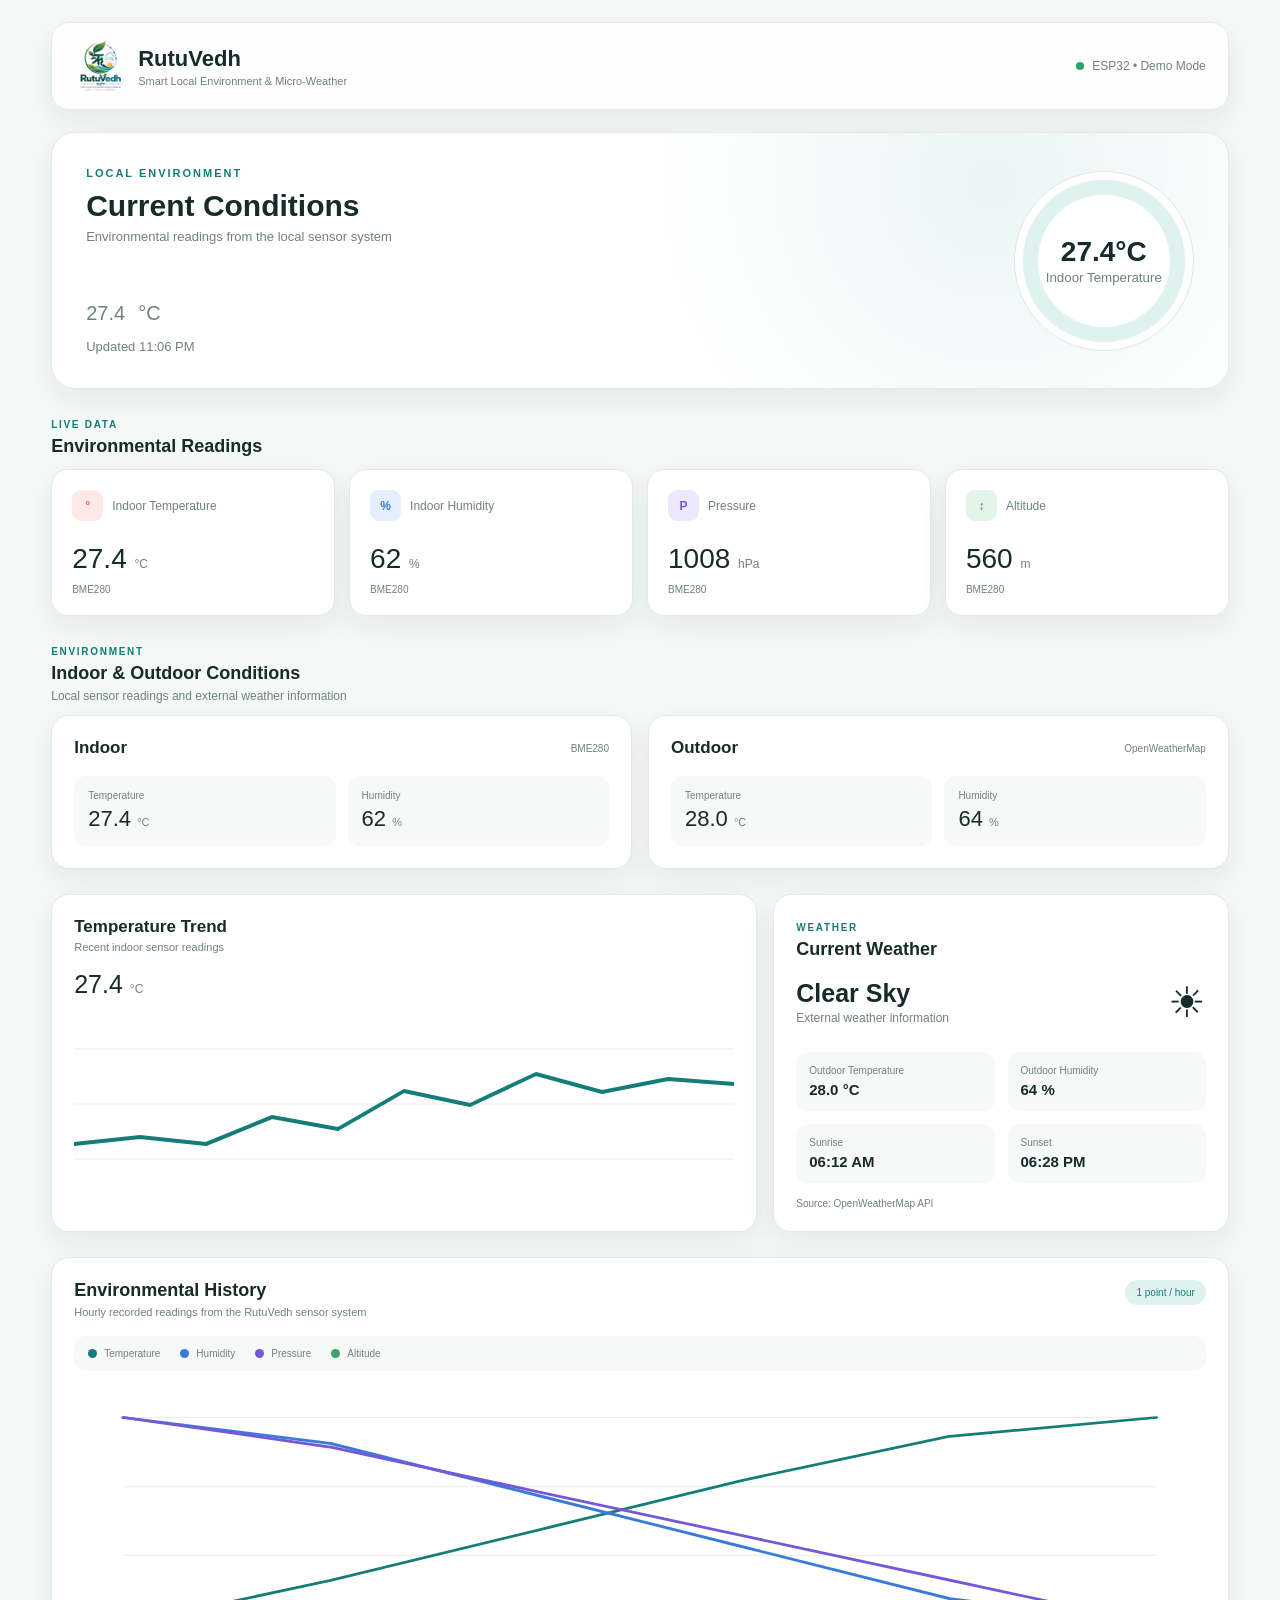
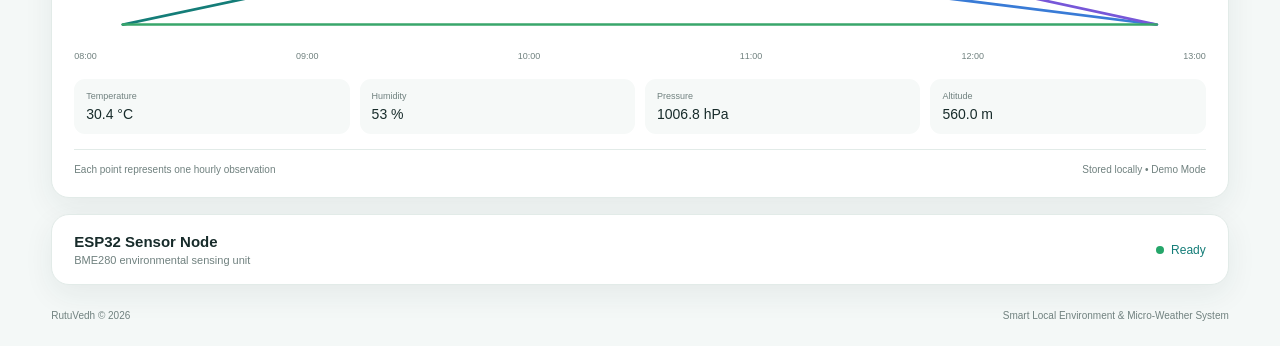
<file: index.html>
<!DOCTYPE html>
<html lang="en">
<head>
<meta charset="UTF-8">
<meta name="viewport" content="width=device-width, initial-scale=1.0">

<title>RutuVedh | Environmental Dashboard</title>

<style>

:root{
    --bg:#f4f8f7;
    --card:#ffffff;
    --text:#172b2a;
    --muted:#70817f;
    --teal:#147d78;
    --teal-light:#dff2ef;
    --blue:#397bd6;
    --purple:#7757d8;
    --gold:#d99f32;
    --green:#39a66b;
    --border:#e2ebe8;
    --shadow:0 10px 30px rgba(25,55,50,.07);
}

*{
    box-sizing:border-box;
    margin:0;
    padding:0;
}

body{
    font-family:Inter,Arial,sans-serif;
    background:var(--bg);
    color:var(--text);
}

.container{
    width:min(1200px,92%);
    margin:auto;
}


/* ================= HEADER ================= */

header{
    margin:22px 0;
    padding:17px 22px;

    background:rgba(255,255,255,.92);
    border:1px solid var(--border);
    border-radius:18px;

    display:flex;
    align-items:center;
    justify-content:space-between;

    box-shadow:var(--shadow);
}

.logo{
    display:flex;
    align-items:center;
    gap:12px;
}

.logo-image{
    width:52px;
    height:52px;
    object-fit:contain;
    display:block;
}

.logo h1{
    font-size:22px;
}

.logo p{
    color:var(--muted);
    font-size:11px;
    margin-top:3px;
}

.status{
    display:flex;
    align-items:center;
    gap:8px;

    color:var(--muted);
    font-size:12px;
}

.dot{
    width:8px;
    height:8px;
    border-radius:50%;
    background:#25a66a;
}


/* ================= HERO ================= */

.hero{
    margin-top:20px;

    padding:34px;

    background:
        radial-gradient(
            circle at 80% 20%,
            rgba(77,174,166,.12),
            transparent 35%
        ),
        white;

    border:1px solid var(--border);
    border-radius:24px;

    display:flex;
    align-items:center;
    justify-content:space-between;

    box-shadow:var(--shadow);
}

.hero-label{
    color:var(--teal);
    font-size:11px;
    font-weight:bold;
    letter-spacing:2px;
}

.hero h2{
    margin-top:10px;
    font-size:30px;
}

.hero p{
    margin-top:6px;
    color:var(--muted);
    font-size:13px;
}

.temperature{
    margin-top:22px;
    font-size:58px;
    font-weight:500;
    letter-spacing:-3px;
}

.temperature span{
    font-size:20px;
    color:var(--muted);
    letter-spacing:0;
}

.weather-circle{
    width:180px;
    height:180px;

    border-radius:50%;

    display:grid;
    place-items:center;

    background:
        radial-gradient(
            circle,
            white 52%,
            #e0f2ef 53%,
            #e0f2ef 64%,
            white 65%
        );

    border:1px solid #dce9e6;
}

.weather-circle div{
    text-align:center;
}

.weather-circle strong{
    display:block;
    font-size:28px;
}

.weather-circle small{
    color:var(--muted);
}


/* ================= SECTION ================= */

.section{
    margin-top:25px;
}

.section-title{
    margin-bottom:12px;
}

.section-title span{
    color:var(--teal);
    font-size:10px;
    font-weight:bold;
    letter-spacing:1.7px;
}

.section-title h3{
    margin-top:4px;
    font-size:18px;
}

.section-description{
    color:var(--muted);
    font-size:12px;
    margin-top:5px;
}


/* ================= SENSOR CARDS ================= */

.cards{
    display:grid;
    grid-template-columns:repeat(4,1fr);
    gap:14px;
}

.card{
    background:var(--card);

    border:1px solid var(--border);
    border-radius:17px;

    padding:20px;

    box-shadow:var(--shadow);
}

.card-top{
    display:flex;
    align-items:center;
    gap:9px;

    color:var(--muted);
    font-size:12px;
}

.icon{
    width:31px;
    height:31px;

    display:grid;
    place-items:center;

    border-radius:9px;

    font-weight:bold;
}

.temp-icon{
    background:#ffe9e6;
    color:#e35d4e;
}

.humidity-icon{
    background:#e4efff;
    color:var(--blue);
}

.pressure-icon{
    background:#eee8ff;
    color:var(--purple);
}

.altitude-icon{
    background:#e3f4e9;
    color:var(--green);
}

.value{
    margin-top:22px;
    font-size:28px;
    font-weight:500;
}

.unit{
    color:var(--muted);
    font-size:12px;
}

.source{
    margin-top:9px;
    color:var(--muted);
    font-size:10px;
}


/* ================= INDOOR / OUTDOOR ================= */

.environment-grid{
    display:grid;
    grid-template-columns:1fr 1fr;
    gap:16px;
}

.environment-card{
    background:white;
    border:1px solid var(--border);
    border-radius:18px;
    padding:22px;
    box-shadow:var(--shadow);
}

.environment-header{
    display:flex;
    justify-content:space-between;
    align-items:center;
}

.environment-header h3{
    font-size:17px;
}

.environment-header span{
    color:var(--muted);
    font-size:10px;
}

.environment-readings{
    display:grid;
    grid-template-columns:1fr 1fr;
    gap:12px;
    margin-top:18px;
}

.environment-reading{
    padding:14px;
    background:#f6f9f8;
    border-radius:12px;
}

.environment-reading small{
    display:block;
    color:var(--muted);
    font-size:10px;
}

.environment-reading strong{
    display:block;
    margin-top:5px;
    font-size:22px;
    font-weight:500;
}

.environment-reading em{
    color:var(--muted);
    font-size:11px;
    font-style:normal;
}


/* ================= LOWER GRID ================= */

.lower{
    display:grid;
    grid-template-columns:1.55fr 1fr;
    gap:16px;
}


/* ================= CHART ================= */

.chart-card,
.weather-card,
.device,
.history-card{
    background:white;

    border:1px solid var(--border);
    border-radius:18px;

    box-shadow:var(--shadow);
}

.chart-card{
    padding:22px;
}

.chart-head{
    display:flex;
    justify-content:space-between;
    align-items:center;
}

.chart-head h3{
    font-size:17px;
}

.chart-head p{
    color:var(--muted);
    font-size:11px;
    margin-top:4px;
}

.chart-value{
    margin-top:17px;
    font-size:25px;
}

.chart-value small{
    color:var(--muted);
    font-size:12px;
}

.chart{
    width:100%;
    height:190px;
    margin-top:10px;
}


/* ================= WEATHER ================= */

.weather-card{
    padding:22px;
}

.weather-main{
    display:flex;
    justify-content:space-between;
    align-items:center;

    margin-top:18px;
}

.weather-main strong{
    font-size:25px;
}

.weather-main span{
    color:var(--muted);
    font-size:12px;
}

.weather-icon{
    font-size:42px;
}

.weather-details{
    display:grid;
    grid-template-columns:1fr 1fr;
    gap:13px;
    margin-top:25px;
}

.weather-detail{
    padding:13px;
    background:#f6f9f8;
    border-radius:12px;
}

.weather-detail small{
    display:block;
    color:var(--muted);
    font-size:10px;
}

.weather-detail strong{
    display:block;
    margin-top:5px;
    font-size:15px;
}

.weather-source{
    margin-top:15px;
    color:var(--muted);
    font-size:10px;
}


/* ================= HISTORY ================= */

.history{
    margin-top:25px;
}

.history-card{
    padding:22px;
}

.history-header{
    display:flex;
    justify-content:space-between;
    align-items:flex-start;
}

.history-header h3{
    font-size:18px;
}

.history-header p{
    color:var(--muted);
    font-size:11px;
    margin-top:5px;
}

.history-status{
    padding:7px 11px;
    border-radius:20px;
    background:var(--teal-light);
    color:var(--teal);
    font-size:10px;
    white-space:nowrap;
}

.history-chart{
    width:100%;
    height:270px;
    margin-top:15px;
}

.history-chart svg{
    width:100%;
    height:100%;
}

.chart-axis{
    display:flex;
    justify-content:space-between;
    color:var(--muted);
    font-size:9px;
    margin-top:-5px;
}

.history-info{
    display:flex;
    justify-content:space-between;
    align-items:center;
    margin-top:15px;
    padding-top:14px;
    border-top:1px solid var(--border);
    color:var(--muted);
    font-size:10px;
}


/* ================= COMBINED HISTORY GRAPH ================= */

.history-legend{
    display:flex;
    align-items:center;
    gap:20px;
    flex-wrap:wrap;
    margin-top:18px;
    padding:12px 14px;
    background:#f6f9f8;
    border-radius:12px;
}

.legend-item{
    display:flex;
    align-items:center;
    gap:7px;
    color:var(--muted);
    font-size:10px;
}

.legend-dot{
    width:9px;
    height:9px;
    border-radius:50%;
    display:inline-block;
}

.temperature-dot{background:#147d78;}
.humidity-dot{background:#397bd6;}
.pressure-dot{background:#7757d8;}
.altitude-dot{background:#39a66b;}

.history-values{
    display:grid;
    grid-template-columns:repeat(4,1fr);
    gap:10px;
    margin-top:18px;
}

.history-values div{
    padding:12px;
    background:#f6f9f8;
    border-radius:11px;
}

.history-values small{
    display:block;
    color:var(--muted);
    font-size:9px;
}

.history-values strong{
    display:block;
    margin-top:5px;
    font-size:14px;
    font-weight:500;
}


/* ================= DEVICE ================= */

.device{
    margin-top:16px;

    padding:18px 22px;

    display:flex;
    align-items:center;
    justify-content:space-between;
}

.device h3{
    font-size:15px;
}

.device p{
    margin-top:4px;
    color:var(--muted);
    font-size:11px;
}

.device-right{
    display:flex;
    align-items:center;
    gap:7px;

    color:var(--teal);
    font-size:12px;
}


/* ================= FOOTER ================= */

footer{
    padding:25px 0;

    display:flex;
    justify-content:space-between;

    color:var(--muted);
    font-size:10px;
}


/* ================= RESPONSIVE ================= */

@media(max-width:900px){

    .cards{
        grid-template-columns:1fr 1fr;
    }

    .lower{
        grid-template-columns:1fr;
    }

    .environment-grid{
        grid-template-columns:1fr;
    }

}

@media(max-width:600px){

    header{
        padding:14px 16px;
    }

    .logo-image{
        width:46px;
        height:46px;
    }

    .logo h1{
        font-size:19px;
    }

    .status{
        font-size:10px;
    }

    .hero{
        padding:25px;
        flex-direction:column;
        align-items:flex-start;
    }

    .weather-circle{
        width:130px;
        height:130px;
        margin-top:20px;
        align-self:center;
    }

    .temperature{
        font-size:48px;
    }

    .cards{
        grid-template-columns:1fr 1fr;
    }

    .card{
        padding:15px;
    }

    .value{
        font-size:22px;
    }

    .environment-readings{
        grid-template-columns:1fr 1fr;
    }

    .history-header{
        flex-direction:column;
        gap:12px;
    }

    .history-values{
        grid-template-columns:1fr 1fr;
    }

    .history-legend{
        gap:12px;
    }

    footer{
        flex-direction:column;
        gap:6px;
    }

}

</style>
</head>


<body>

<div class="container">


<!-- ================= HEADER ================= -->

<header>

    <div class="logo">

        <img
            src="./logo.png"
            alt="RutuVedh Logo"
            class="logo-image"
        >

        <div>

            <h1>RutuVedh</h1>

            <p>
                Smart Local Environment & Micro-Weather
            </p>

        </div>

    </div>


    <div class="status">

        <span class="dot"></span>

        <span>
            ESP32 • Demo Mode
        </span>

    </div>

</header>


<!-- ================= HERO ================= -->

<section class="hero">

    <div>

        <div class="hero-label">
            LOCAL ENVIRONMENT
        </div>

        <h2>
            Current Conditions
        </h2>

        <p>
            Environmental readings from the local sensor system
        </p>

        <div class="temperature">

            <span id="heroTemp">
                27.4
            </span>

            <span>
                °C
            </span>

        </div>

        <p>
            Updated
            <span id="time">
                --:--
            </span>
        </p>

    </div>


    <div class="weather-circle">

        <div>

            <strong id="heroCircleTemp">
                27.4°C
            </strong>

            <small>
                Indoor Temperature
            </small>

        </div>

    </div>

</section>


<!-- ================= SENSOR READINGS ================= -->

<section class="section">

    <div class="section-title">

        <span>
            LIVE DATA
        </span>

        <h3>
            Environmental Readings
        </h3>

    </div>


    <div class="cards">


        <!-- INDOOR TEMPERATURE -->

        <div class="card">

            <div class="card-top">

                <div class="icon temp-icon">
                    °
                </div>

                Indoor Temperature

            </div>

            <div class="value">

                <span id="indoorTemp">
                    27.4
                </span>

                <span class="unit">
                    °C
                </span>

            </div>

            <div class="source">
                BME280
            </div>

        </div>


        <!-- INDOOR HUMIDITY -->

        <div class="card">

            <div class="card-top">

                <div class="icon humidity-icon">
                    %
                </div>

                Indoor Humidity

            </div>

            <div class="value">

                <span id="indoorHumidity">
                    62
                </span>

                <span class="unit">
                    %
                </span>

            </div>

            <div class="source">
                BME280
            </div>

        </div>


        <!-- PRESSURE -->

        <div class="card">

            <div class="card-top">

                <div class="icon pressure-icon">
                    P
                </div>

                Pressure

            </div>

            <div class="value">

                <span id="pressure">
                    1008
                </span>

                <span class="unit">
                    hPa
                </span>

            </div>

            <div class="source">
                BME280
            </div>

        </div>


        <!-- ALTITUDE -->

        <div class="card">

            <div class="card-top">

                <div class="icon altitude-icon">
                    ↕
                </div>

                Altitude

            </div>

            <div class="value">

                <span id="altitude">
                    560
                </span>

                <span class="unit">
                    m
                </span>

            </div>

            <div class="source">
                BME280
            </div>

        </div>


    </div>

</section>


<!-- ================= INDOOR / OUTDOOR ================= -->

<section class="section">

    <div class="section-title">

        <span>
            ENVIRONMENT
        </span>

        <h3>
            Indoor & Outdoor Conditions
        </h3>

        <p class="section-description">
            Local sensor readings and external weather information
        </p>

    </div>


    <div class="environment-grid">


        <!-- INDOOR -->

        <div class="environment-card">

            <div class="environment-header">

                <h3>
                    Indoor
                </h3>

                <span>
                    BME280
                </span>

            </div>


            <div class="environment-readings">

                <div class="environment-reading">

                    <small>
                        Temperature
                    </small>

                    <strong>
                        <span id="indoorTempLarge">
                            27.4
                        </span>

                        <em>
                            °C
                        </em>
                    </strong>

                </div>


                <div class="environment-reading">

                    <small>
                        Humidity
                    </small>

                    <strong>
                        <span id="indoorHumidityLarge">
                            62
                        </span>

                        <em>
                            %
                        </em>
                    </strong>

                </div>

            </div>

        </div>


        <!-- OUTDOOR -->

        <div class="environment-card">

            <div class="environment-header">

                <h3>
                    Outdoor
                </h3>

                <span>
                    OpenWeatherMap
                </span>

            </div>


            <div class="environment-readings">

                <div class="environment-reading">

                    <small>
                        Temperature
                    </small>

                    <strong>
                        <span id="outdoorTemp">
                            28.0
                        </span>

                        <em>
                            °C
                        </em>
                    </strong>

                </div>


                <div class="environment-reading">

                    <small>
                        Humidity
                    </small>

                    <strong>
                        <span id="outdoorHumidity">
                            64
                        </span>

                        <em>
                            %
                        </em>
                    </strong>

                </div>

            </div>

        </div>


    </div>

</section>


<!-- ================= GRAPH + WEATHER ================= -->

<section class="section lower">


    <!-- QUICK TEMPERATURE GRAPH -->

    <div class="chart-card">

        <div class="chart-head">

            <div>

                <h3>
                    Temperature Trend
                </h3>

                <p>
                    Recent indoor sensor readings
                </p>

            </div>

        </div>


        <div class="chart-value">

            <span id="quickChartValue">
                27.4
            </span>

            <small>
                °C
            </small>

        </div>


        <svg
            class="chart"
            viewBox="0 0 800 190"
            preserveAspectRatio="none"
        >

            <line
                x1="0"
                y1="150"
                x2="800"
                y2="150"
                stroke="#e7eeec"
            />

            <line
                x1="0"
                y1="95"
                x2="800"
                y2="95"
                stroke="#e7eeec"
            />

            <line
                x1="0"
                y1="40"
                x2="800"
                y2="40"
                stroke="#e7eeec"
            />

            <polyline
                points="
                0,135
                80,128
                160,135
                240,108
                320,120
                400,82
                480,96
                560,65
                640,83
                720,70
                800,75
                "
                fill="none"
                stroke="#147d78"
                stroke-width="4"
                stroke-linecap="round"
                stroke-linejoin="round"
            />

        </svg>

    </div>


    <!-- WEATHER -->

    <div class="weather-card">

        <div class="section-title">

            <span>
                WEATHER
            </span>

            <h3>
                Current Weather
            </h3>

        </div>


        <div class="weather-main">

            <div>

                <strong id="weatherCondition">
                    Clear Sky
                </strong>

                <br>

                <span>
                    External weather information
                </span>

            </div>

            <div class="weather-icon">
                ☀
            </div>

        </div>


        <div class="weather-details">


            <div class="weather-detail">

                <small>
                    Outdoor Temperature
                </small>

                <strong>
                    <span id="weatherTemp">
                        28
                    </span>
                    °C
                </strong>

            </div>


            <div class="weather-detail">

                <small>
                    Outdoor Humidity
                </small>

                <strong>
                    <span id="weatherHumidity">
                        64
                    </span>
                    %
                </strong>

            </div>


            <div class="weather-detail">

                <small>
                    Sunrise
                </small>

                <strong id="sunrise">
                    06:12 AM
                </strong>

            </div>


            <div class="weather-detail">

                <small>
                    Sunset
                </small>

                <strong id="sunset">
                    06:28 PM
                </strong>

            </div>


        </div>


        <div class="weather-source">
            Source: OpenWeatherMap API
        </div>

    </div>


</section>


<!-- ================= ENVIRONMENT HISTORY ================= -->

<section class="history">

    <div class="history-card">

        <div class="history-header">

            <div>
                <h3>Environmental History</h3>

                <p>
                    Hourly recorded readings from the RutuVedh sensor system
                </p>
            </div>

            <div class="history-status">
                1 point / hour
            </div>

        </div>


        <div class="history-legend">

            <div class="legend-item">
                <span class="legend-dot temperature-dot"></span>
                Temperature
            </div>

            <div class="legend-item">
                <span class="legend-dot humidity-dot"></span>
                Humidity
            </div>

            <div class="legend-item">
                <span class="legend-dot pressure-dot"></span>
                Pressure
            </div>

            <div class="legend-item">
                <span class="legend-dot altitude-dot"></span>
                Altitude
            </div>

        </div>


        <div class="history-chart">

            <svg
                id="historyChart"
                viewBox="0 0 800 300"
                preserveAspectRatio="none"
            ></svg>

        </div>


        <div
            class="chart-axis"
            id="chartAxis"
        ></div>


        <div class="history-values">

            <div>
                <small>Temperature</small>
                <strong id="historyTemp">30.4 °C</strong>
            </div>

            <div>
                <small>Humidity</small>
                <strong id="historyHumidity">53 %</strong>
            </div>

            <div>
                <small>Pressure</small>
                <strong id="historyPressure">1006.8 hPa</strong>
            </div>

            <div>
                <small>Altitude</small>
                <strong id="historyAltitude">560 m</strong>
            </div>

        </div>


        <div class="history-info">

            <span>
                Each point represents one hourly observation
            </span>

            <span>
                Stored locally • Demo Mode
            </span>

        </div>

    </div>

</section>


<!-- ================= DEVICE ================= -->

<div class="device">

    <div>

        <h3>
            ESP32 Sensor Node
        </h3>

        <p>
            BME280 environmental sensing unit
        </p>

    </div>

    <div class="device-right">

        <span class="dot"></span>

        Ready

    </div>

</div>


<!-- ================= FOOTER ================= -->

<footer>

    <span>
        RutuVedh © 2026
    </span>

    <span>
        Smart Local Environment & Micro-Weather System
    </span>

</footer>


</div>


<script>

/* =====================================================
   CLOCK
===================================================== */

function updateTime(){

    const now = new Date();

    document.getElementById("time").textContent =
        now.toLocaleTimeString([], {
            hour:"2-digit",
            minute:"2-digit"
        });

}

updateTime();

setInterval(updateTime,1000);


/* =====================================================
   DEMO SENSOR DATA
===================================================== */

const sensorData = {

    temperature:27.4,

    humidity:62,

    pressure:1008,

    altitude:560,

    outdoorTemperature:28.0,

    outdoorHumidity:64,

    weather:"Clear Sky",

    sunrise:"06:12 AM",

    sunset:"06:28 PM"

};


/* =====================================================
   UPDATE LIVE VALUES
===================================================== */

document.getElementById("heroTemp").textContent =
    sensorData.temperature.toFixed(1);

document.getElementById("heroCircleTemp").textContent =
    sensorData.temperature.toFixed(1) + "°C";

document.getElementById("indoorTemp").textContent =
    sensorData.temperature.toFixed(1);

document.getElementById("indoorHumidity").textContent =
    sensorData.humidity;

document.getElementById("pressure").textContent =
    sensorData.pressure;

document.getElementById("altitude").textContent =
    sensorData.altitude;

document.getElementById("indoorTempLarge").textContent =
    sensorData.temperature.toFixed(1);

document.getElementById("indoorHumidityLarge").textContent =
    sensorData.humidity;

document.getElementById("outdoorTemp").textContent =
    sensorData.outdoorTemperature.toFixed(1);

document.getElementById("outdoorHumidity").textContent =
    sensorData.outdoorHumidity;

document.getElementById("weatherTemp").textContent =
    sensorData.outdoorTemperature.toFixed(1);

document.getElementById("weatherHumidity").textContent =
    sensorData.outdoorHumidity;

document.getElementById("weatherCondition").textContent =
    sensorData.weather;

document.getElementById("sunrise").textContent =
    sensorData.sunrise;

document.getElementById("sunset").textContent =
    sensorData.sunset;

document.getElementById("quickChartValue").textContent =
    sensorData.temperature.toFixed(1);


/* =====================================================
   HOURLY HISTORY STORAGE
===================================================== */

const STORAGE_KEY =
    "rutuvvedh_hourly_environment_history";


const demoHistory = [

    {
        time:"08:00",
        temperature:27.1,
        humidity:61,
        pressure:1008.2,
        altitude:560
    },

    {
        time:"09:00",
        temperature:27.8,
        humidity:60,
        pressure:1008.0,
        altitude:560
    },

    {
        time:"10:00",
        temperature:28.6,
        humidity:58,
        pressure:1007.7,
        altitude:560
    },

    {
        time:"11:00",
        temperature:29.4,
        humidity:56,
        pressure:1007.4,
        altitude:560
    },

    {
        time:"12:00",
        temperature:30.1,
        humidity:54,
        pressure:1007.1,
        altitude:560
    },

    {
        time:"13:00",
        temperature:30.4,
        humidity:53,
        pressure:1006.8,
        altitude:560
    }

];


function getHistory(){

    const stored =
        localStorage.getItem(STORAGE_KEY);

    if(stored){

        return JSON.parse(stored);

    }

    localStorage.setItem(
        STORAGE_KEY,
        JSON.stringify(demoHistory)
    );

    return demoHistory;

}


/* =====================================================
   SAVE ONE HOURLY OBSERVATION
===================================================== */

function saveHourlyReading(){

    const now = new Date();

    const reading = {

        time:now.toLocaleTimeString(
            "en-IN",
            {
                hour:"2-digit",
                minute:"2-digit",
                hour12:false
            }
        ),

        temperature:
            sensorData.temperature,

        humidity:
            sensorData.humidity,

        pressure:
            sensorData.pressure,

        altitude:
            sensorData.altitude

    };


    const history =
        getHistory();


    history.push(reading);


    /*
       Keep latest 168 observations
       = 7 days × 24 hours
    */

    const limitedHistory =
        history.slice(-168);


    localStorage.setItem(
        STORAGE_KEY,
        JSON.stringify(limitedHistory)
    );


    drawHistoryChart();

}


/* =====================================================
   COMBINED ENVIRONMENTAL HISTORY
===================================================== */

function normalizeValues(values){

    const min = Math.min(...values);
    const max = Math.max(...values);
    const range = max - min || 1;

    return values.map(
        value => (value - min) / range
    );
}


/* =====================================================
   SAVE ONE HOURLY OBSERVATION
===================================================== */

function saveHourlyReading(){

    const now = new Date();

    const reading = {

        time:now.toLocaleTimeString(
            "en-IN",
            {
                hour:"2-digit",
                minute:"2-digit",
                hour12:false
            }
        ),

        temperature:sensorData.temperature,
        humidity:sensorData.humidity,
        pressure:sensorData.pressure,
        altitude:sensorData.altitude

    };

    const history = getHistory();

    history.push(reading);

    /*
       Keep latest 168 readings
       = 7 days × 24 hours
    */

    const limitedHistory =
        history.slice(-168);

    localStorage.setItem(
        STORAGE_KEY,
        JSON.stringify(limitedHistory)
    );

    drawCombinedHistory();

}


/* =====================================================
   DRAW ALL FOUR PARAMETERS TOGETHER
===================================================== */

function drawCombinedHistory(){

    const history = getHistory();

    const svg =
        document.getElementById("historyChart");

    const axis =
        document.getElementById("chartAxis");

    if(!svg || !axis || !history.length){
        return;
    }


    const temperatures =
        history.map(
            item => Number(item.temperature)
        );

    const humidities =
        history.map(
            item => Number(item.humidity)
        );

    const pressures =
        history.map(
            item => Number(item.pressure)
        );

    const altitudes =
        history.map(
            item => Number(item.altitude)
        );


    /*
       Normalize each parameter separately.
       The graph therefore compares the trend of
       all four parameters even though their units
       and numerical scales are different.
    */

    const normalizedTemperature =
        normalizeValues(temperatures);

    const normalizedHumidity =
        normalizeValues(humidities);

    const normalizedPressure =
        normalizeValues(pressures);

    const normalizedAltitude =
        normalizeValues(altitudes);


    const width = 800;
    const height = 300;
    const padding = 35;


    function createPoints(values){

        return values.map(
            (value,index)=>{

                const x =
                    padding +
                    (
                        index /
                        Math.max(
                            values.length - 1,
                            1
                        )
                    ) *
                    (
                        width -
                        padding * 2
                    );

                const y =
                    height -
                    padding -
                    value *
                    (
                        height -
                        padding * 2
                    );

                return `${x},${y}`;

            }
        ).join(" ");

    }


    const temperaturePoints =
        createPoints(normalizedTemperature);

    const humidityPoints =
        createPoints(normalizedHumidity);

    const pressurePoints =
        createPoints(normalizedPressure);

    const altitudePoints =
        createPoints(normalizedAltitude);


    svg.innerHTML = `

        <line
            x1="35"
            y1="35"
            x2="765"
            y2="35"
            stroke="#e7eeec"
        />

        <line
            x1="35"
            y1="112"
            x2="765"
            y2="112"
            stroke="#e7eeec"
        />

        <line
            x1="35"
            y1="188"
            x2="765"
            y2="188"
            stroke="#e7eeec"
        />

        <line
            x1="35"
            y1="265"
            x2="765"
            y2="265"
            stroke="#e7eeec"
        />

        <polyline
            points="${temperaturePoints}"
            fill="none"
            stroke="#147d78"
            stroke-width="3"
            stroke-linecap="round"
            stroke-linejoin="round"
        />

        <polyline
            points="${humidityPoints}"
            fill="none"
            stroke="#397bd6"
            stroke-width="3"
            stroke-linecap="round"
            stroke-linejoin="round"
        />

        <polyline
            points="${pressurePoints}"
            fill="none"
            stroke="#7757d8"
            stroke-width="3"
            stroke-linecap="round"
            stroke-linejoin="round"
        />

        <polyline
            points="${altitudePoints}"
            fill="none"
            stroke="#39a66b"
            stroke-width="3"
            stroke-linecap="round"
            stroke-linejoin="round"
        />

    `;


    /*
       Show the latest eight time labels.
    */

    const labelCount =
        Math.min(history.length,8);

    const selectedLabels =
        history.slice(-labelCount);

    axis.innerHTML =
        selectedLabels
            .map(
                item =>
                    `<span>${item.time}</span>`
            )
            .join("");


    /*
       Show the latest actual values.
    */

    const latest =
        history[history.length - 1];

    document.getElementById(
        "historyTemp"
    ).textContent =
        `${Number(latest.temperature).toFixed(1)} °C`;

    document.getElementById(
        "historyHumidity"
    ).textContent =
        `${Number(latest.humidity).toFixed(0)} %`;

    document.getElementById(
        "historyPressure"
    ).textContent =
        `${Number(latest.pressure).toFixed(1)} hPa`;

    document.getElementById(
        "historyAltitude"
    ).textContent =
        `${Number(latest.altitude).toFixed(1)} m`;

}


/* =====================================================
   INITIAL GRAPH
===================================================== */

drawCombinedHistory();


/* =====================================================
   DEMO:
   STORE ONE POINT EVERY HOUR
===================================================== */

setInterval(
    saveHourlyReading,
    60 * 60 * 1000
);

</script>

</body>
</html>
</file>
